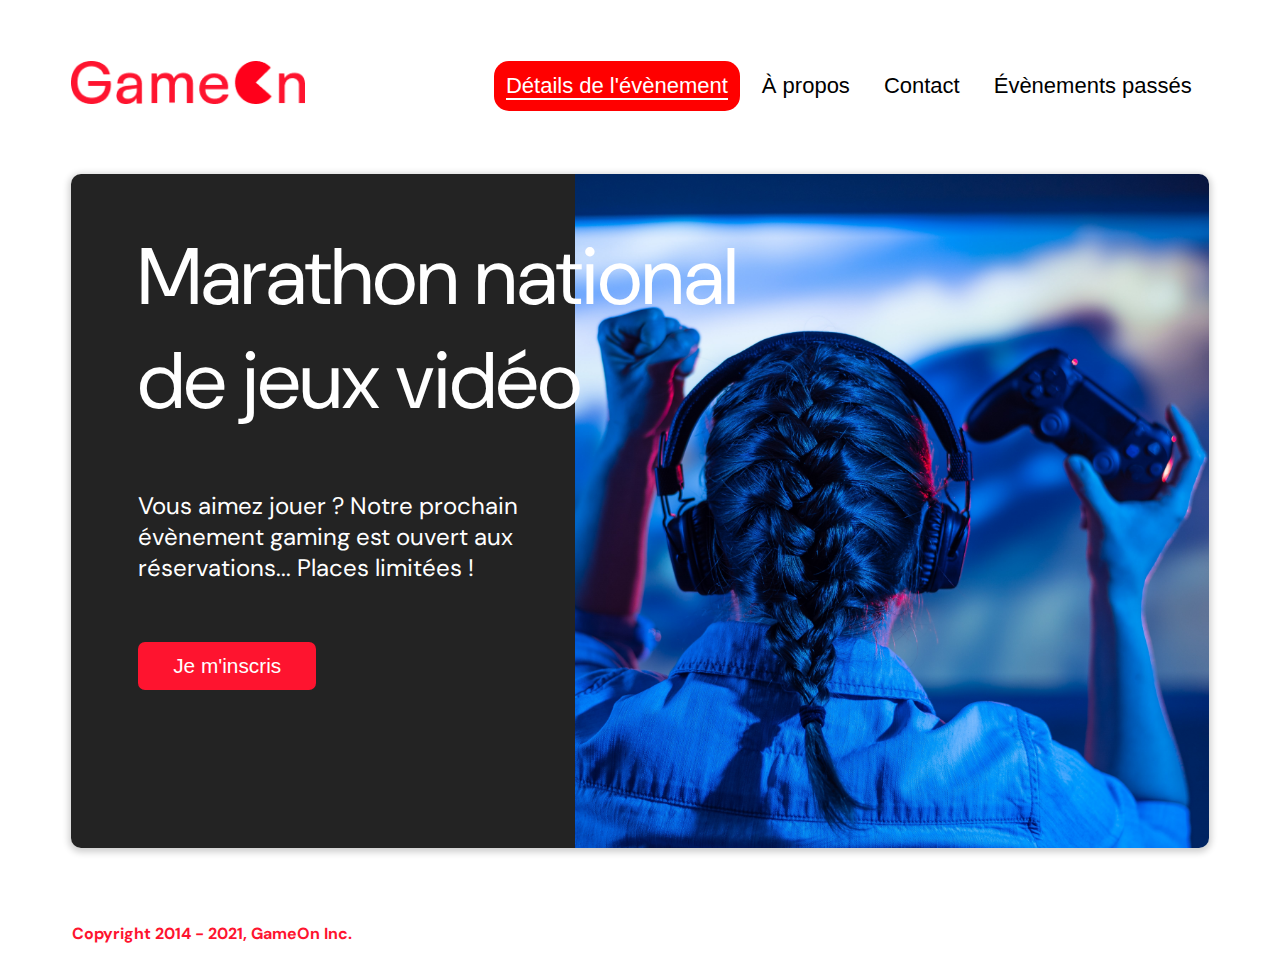
<file: index.html>
<!DOCTYPE html>
<html lang="en">

<head>
  <meta charset="utf-8" />
  <title>Reservation</title>
  <meta name="viewport" content="width=device-width,initial-scale=1" />
  <link rel="stylesheet" href="css/modal.css" />
  <link rel="stylesheet" href="https://cdnjs.cloudflare.com/ajax/libs/font-awesome/4.7.0/css/font-awesome.min.css">
  <link href="https://fonts.googleapis.com/css?family=DM+Sans" rel="stylesheet" />
</head>

<body>
  <header>
    <nav class="topnav" id="myTopnav">
      <div class="header-logo">
        <img alt="logo" src="Logo.png" />
      </div>
      <div class="main-navbar">
        <!-- <a href="#" class="active"><span>Accueil</span></a> -->
        <a href="#" class="active"><span class="active">Détails de l'évènement</span></a>
        <a href="#"><span>À propos</span></a>
        <a href="#"><span>Contact</span></a>
        <a href="#"><span>Évènements passés</span></a>
        <a href="javascript:void(0);" class="icon" onclick="editNav()">
          <i class="fa fa-bars"></i>
        </a>
      </div>
    </nav>
  </header>

  <main>
    <div class="hero-section">
      <div class="hero-content">
        <h1 class="hero-headline">
          Marathon national<br>
          de jeux vidéo
        </h1>
        <p class="hero-text">
          Vous aimez jouer ? Notre prochain évènement gaming est ouvert
          aux réservations... Places limitées !
        </p>
        <button class="btn-signup modal-btn">
          Je m'inscris
        </button>
      </div>
      <div class="hero-img">
        <img src="bg_img.jpg" alt="img" />
      </div>
      <button class="btn-signup modal-btn">
        Je m'inscris
      </button>
    </div>

    <!--MODAL-->
    <div class="bground">
      <div class="content">
        <span class="close"></span>
        <div class="modal-body">
          <!--FORM-->
          <form id="form" name="reserve" action="index.html" method="get">
            <!-- FIRST NAME -->
            <div class="formData" data-error="Vous devez entrer 2 caractères ou plus." data-error-visible="false">
              <label for="first">Prénom</label><br>
              <input class="text-control success" type="text" id="first" name="first" minlength="2"
                placeholder="Prénom" /><br>
            </div>
            <!-- LAST NAME -->
            <div class="formData" data-error="Vous devez entrer 2 caractères ou plus." data-error-visible="false">
              <label for="last">Nom</label><br>
              <input class="text-control" type="text" id="last" name="last" placeholder="Nom" /><br>
            </div>
            <!-- EMAIL -->
            <div class="formData" data-error="Vous devez entrer une adresse email valide." data-error-visible="false">
              <label for="email">E-mail</label><br>
              <input class="text-control" type="email" id="email" name="email" placeholder="exemple@email.com" /><br>
            </div>
            <!-- BIRTHDATE -->
            <div class="formData" data-error="Vous devez entrer votre date de naissance." data-error-visible="false">
              <label for="birthdate">Date de naissance</label><br>
              <input class="text-control" type="date" id="birthdate" min="1980-01-31" max="2021-08-31" name="birthdate" onkeydown="return false" /><br>
              
            </div>
            <!-- TOURNAMENTS -->
            <div class="formData" data-error="Veuillez saisir une valeur numérique." data-error-visible="false">
              <label for="quantity">À combien de tournois GameOn avez-vous déjà participé ?</label><br>
              <input type="number" class="text-control" id="quantity" name="quantity" min="0" max="5" placeholder="0">
            </div>
            <!-- LOCATIONS -->
            <p class="text-label">Quelles villes ?</p>
            <div class="formData" id="allLocations" data-error="Veuillez sélectionner une ville."
              data-error-visible="false">
              <input class="checkbox-input" type="checkbox" id="location1" name="location" value="New York" />
              <label class="checkbox-label" for="location1">
                <span class="checkbox-icon"></span>
                New York</label>
              <input class="checkbox-input" type="checkbox" id="location2" name="location" value="San Francisco" />
              <label class="checkbox-label" for="location2">
                <span class="checkbox-icon"></span>
                San Francisco</label>
              <input class="checkbox-input" type="checkbox" id="location3" name="location" value="Seattle" />
              <label class="checkbox-label" for="location3">
                <span class="checkbox-icon"></span>
                Seattle</label>
              <input class="checkbox-input" type="checkbox" id="location4" name="location" value="Chicago" />
              <label class="checkbox-label" for="location4">
                <span class="checkbox-icon"></span>
                Chicago</label>
              <input class="checkbox-input" type="checkbox" id="location5" name="location" value="Boston" />
              <label class="checkbox-label" for="location5">
                <span class="checkbox-icon"></span>
                Boston</label>
              <input class="checkbox-input" type="checkbox" id="location6" name="location" value="Portland" />
              <label class="checkbox-label" for="location6">
                <span class="checkbox-icon"></span>
                Portland</label>
            </div>
            <!-- TERMS OF USE -->
            <div class="formData" data-error="Vous devez accepter les conditions d'utilisation."
              data-error-visible="false">
              <input class="checkbox-input" type="checkbox" id="checkbox1" />
              <label class="checkbox2-label" for="checkbox1">
                <span class="checkbox-icon"></span>
                J'ai lu et accepté les conditions d'utilisation.
              </label>
              <br>
              <input class="checkbox-input" type="checkbox" id="checkbox2" />
              <label class="checkbox2-label" for="checkbox2">
                <span class="checkbox-icon"></span>
                Je souhaite être prévenu des prochains évènements.
              </label>
              <br>
            </div>
            <input class="btn-submit" type="submit" value="C'est parti" />
          </form>
        </div>
      </div>
    </div>
    <!-- CONFIRMATION SUBMIT -->
    <div class="container-confirmation-submit">
      <div class="submitted-form">
        <span class="close-modal-submit"></span>
        <p>
          Merci !
          <br>
          Votre réservation a été reçue.
        </p>
        <button id="close-btn-confirmation"> Fermer
        </button>
      </div>
    </div>
  </main>
  <footer>
    <p class="copyrights">
      Copyright 2014 - 2021, GameOn Inc.
    </p>
  </footer>
  <script src="js/validation.js"></script>
  <script src="js/confirmation.js"></script>
  <script src="js/modal.js"></script>
</body>

</html>
</file>
<file: css/modal.css>
:root {
  --font-default: "DM Sans", Arial, Helvetica, sans-serif;
  --font-slab: var(--font-default);
  --modal-duration: 0.8s;
}

* {
  box-sizing: border-box;
  margin: 0;
  padding: 0;
}

/* Landing Page */
body {
  margin: 0;
  display: flex;
  flex-direction: column;
  font-family: var(--font-default);
  font-size: 18px;
  max-width: 1300px;
  margin: 0 auto;
}

p {
  margin-bottom: 0;
  padding: 0.5vw;
}


.topnav {
  display: flex;
  justify-content: space-between;
  padding-top: 0.5vw;
  padding-left: 4vw;
  padding-right: 4vw;
  margin: 50px 20px 50px 20px;
}

.header-logo {
    float: left;
    margin-top: 5px;
    width: 250px;
    height: auto;
}

.main-navbar {
  float: right;
}

.topnav a {
  float: left;
  display: block;
  color: #000000;
  text-align: center;
  padding: 0.75rem 0.75rem;
  margin: 0.3125rem;
  text-decoration: none;
  font-size: 22px;
  font-family: Roboto, sans-serif;
}
.topnav a:hover {
  background-color: #ff0000;
  color: #ffffff;
  border-radius: 15px;
}
.topnav span:hover {
  border-bottom: 2px solid white;
}
.topnav a.active {
  background-color: #ff0000;
  color: #ffffff;
  border-radius: 15px;
  outline: none;
}
.topnav span.active {
  border-bottom: 2px solid white;
}
.topnav .icon {
  display: none;
  color: #ff0000;
}

main {
  font-size: 130%;
  font-weight: bolder;
  color: black;
  padding-top: 0.5vw;
  padding-left: 4vw;
  padding-right: 4vw;
  margin: 1px 20px 15px;
  border-radius: 2rem;
  text-align: justify;
  align-items: center;
}
@media screen and (max-width: 800px){
main {
  font-size: 130%;
  font-weight: bolder;
  color: black;
  padding-top: 0.5vw;
  padding-left: 4vw;
  padding-right: 4vw;
  margin: 1px 20px 15px;
  border-radius: 2rem;
  text-align: justify;
    }
}

.modal-btn {
  font-size: 145%;
  background: #fe142f;
  display: flex;
  margin: auto;
  padding: 2em;
  color: #fff;
  padding: 0.75rem 2.5rem;
  border-radius: 1rem;
  cursor: pointer;
}

.modal-btn:hover {
  background: #3876ac;
}

.footer {
  margin: 20px;
  padding: 10px;
  font-family: var(--font-slab);
}

/* Modal form */
.btn-submit {
  background: #fe142f;
  margin-top: 0.5em;
  padding: 1em;
  color: #fff;
  border-radius: 0.9375rem;
  cursor: pointer;
  font-size: 16px;
}

.btn-submit:hover {
  background: #3876ac;
}

.smFont {
  font-size: 16px;
}

.bground {
  display: none;
  position: fixed;
  z-index: 1;
  left: 0;
  top: 0;
  height: 100%;
  width: 100%;
  overflow: auto;
  background-color: rgba(26, 39, 156, 0.4);
}

.content {
  margin: 5% auto;
  width: 100%;
  max-width: 500px;
  animation-name: modalopen;
  animation-duration: var(--modal-duration);
  background: #232323;
  border-radius: 10px;
  overflow: hidden;
  position: relative;
  color: #fff;
  padding-top: 10px;
}

.modal-body {
  padding: 15px 8%;
  margin: 15px auto;
}

label {
  font-family: var(--font-default);
  font-size: 17px;
  font-weight: normal;
  display: inline-block;
  margin-bottom: 11px;
}

input {
  padding: 8px;
  border: 0.8px solid #ccc;
  outline: none;
}

.text-control {
  margin: 0;
  padding: 8px;
  width: 100%;
  border-radius: 8px;
  font-size: 20px;
  height: 48px;
}

.formData[data-error]::after {
  content: attr(data-error);
  font-size: 0.5em;
  color: #FF4E60;
  display: block;
  margin-top: 7px;
  margin-bottom: 7px;
  text-align: left;
  line-height: 0.3;
  opacity: 0;
  transition: 0.3s;
}

.formData[data-error-visible="true"]::after {
  opacity: 1;
}

input[data-error]::after {
  content: attr(data-error);
  font-size: 0.6em;
  color: red;
}

.checkbox-label,
.checkbox2-label {
  position: relative;
  margin-left: 36px;
  font-size: 12px;
  font-weight: normal;
}

.checkbox-label .checkbox-icon,
.checkbox2-label .checkbox-icon {
  display: block;
  width: 20px;
  height: 20px;
  border: 2px solid #279e7a;
  border-radius: 50%;
  text-indent: 29px;
  white-space: nowrap;
  position: absolute;
  left: -30px;
  top: -1px;
  transition: 0.3s;
}

.checkbox-label .checkbox-icon::after,
.checkbox2-label .checkbox-icon::after {
  content: "";
  width: 13px;
  height: 13px;
  background-color: #279e7a;
  border-radius: 50%;
  text-indent: 29px;
  white-space: nowrap;
  position: absolute;
  left: 50%;
  top: 50%;
  transform: translate(-50%, -50%);
  transition: 0.3s;
  opacity: 0;
}

.checkbox-input {
  display: none;
}

.checkbox-input:checked+.checkbox-label .checkbox-icon::after,
.checkbox-input:checked+.checkbox2-label .checkbox-icon::after {
  opacity: 1;
}

.checkbox-input:checked+.checkbox2-label .checkbox-icon {
  background: #279e7a;
}

.checkbox2-label .checkbox-icon {
  border-radius: 4px;
  border: 0;
  background: #c4c4c4;
}

.checkbox2-label .checkbox-icon::after {
  width: 7px;
  height: 4px;
  border-radius: 2px;
  background: transparent;
  border: 2px solid transparent;
  border-bottom-color: #fff;
  border-left-color: #fff;
  transform: rotate(-55deg);
  left: 21%;
  top: 19%;
}

.close {
  position: absolute;
  right: 15px;
  top: 15px;
  width: 32px;
  height: 32px;
  opacity: 1;
  cursor: pointer;
  transform: scale(0.7);
}

.close:before,
.close:after {
  position: absolute;
  left: 15px;
  content: " ";
  height: 33px;
  width: 3px;
  background-color: #fff;
}

.close:before {
  transform: rotate(45deg);
}

.close:after {
  transform: rotate(-45deg);
}

.btn-submit,
.btn-signup {
  background: #fe142f;
  display: block;
  margin: 0 auto;
  border-radius: 7px;
  font-size: 1rem;
  padding: 12px 82px;
  color: #fff;
  cursor: pointer;
  border: 0;
}

/* custom select styles */
.custom-select {
  position: relative;
  font-family: Arial;
  font-size: 1.1rem;
  font-weight: normal;
}

.custom-select select {
  display: none;
}

.select-selected {
  background-color: #fff;
}

/* Style the arrow inside the select element: */
.select-selected:after {
  position: absolute;
  content: "";
  top: 10px;
  right: 13px;
  width: 11px;
  height: 11px;
  border: 3px solid transparent;
  border-bottom-color: #f00;
  border-left-color: #f00;
  transform: rotate(-48deg);
  border-radius: 5px 0 5px 0;
}

/* Point the arrow upwards when the select box is open (active): */
.select-selected.select-arrow-active:after {
  transform: rotate(135deg);
  top: 13px;
}

.select-items div,
.select-selected {
  color: #000;
  padding: 11px 16px;
  border: 1px solid transparent;
  border-color: transparent transparent rgba(0, 0, 0, 0.1) transparent;
  cursor: pointer;
  border-radius: 8px;
  height: 48px;
}

/* Style items (options): */
.select-items {
  position: absolute;
  background-color: #fff;
  top: 89%;
  left: 0;
  right: 0;
  z-index: 99;
}

/* Hide the items when the select box is closed: */
.select-hide {
  display: none;
}

.select-items div:hover,
.same-as-selected {
  background-color: rgba(0, 0, 0, 0.1);
}

/* custom select end */
.text-label {
  font-weight: normal;
  font-size: 16px;
}

.hero-section {
  height: 674px;
  border-radius: 10px;
  display: grid;
  grid-template-columns: repeat(12, 1fr);
  overflow: hidden;
  box-shadow: 0 2px 7px 2px rgba(0, 0, 0, 0.2);
}

.hero-content {
  padding: 51px 67px;
  grid-column: span 4;
  background: #232323;
  color: #fff;
  position: relative;
  text-align: left;
  min-width: 424px;
}

.hero-content::after {
  content: "";
  width: 100%;
  height: 100%;
  background: #232323;
  position: absolute;
  right: -80px;
  top: 0;
}

.hero-content>* {
  position: relative;
  z-index: 1;
}

.hero-headline {
  font-size: 80px;
  font-weight: normal;
  width: 100%;
  white-space: nowrap;
}

.hero-text {
  width: 146%;
  font-weight: normal;
  margin-top: 57px;
  padding: 0;
  font-size: 24px;
}

.btn-signup {
  outline: none;
  text-transform: none;
  font-size: 1.3rem;
  padding: 12px 35px;
  margin: 0;
  margin-top: 59px;
}
img {
  padding-right: 1rem;
}
.hero-img {
  grid-column: span 8;
}
@media screen and (max-width: 1000px){
  .hero-img {
    width: 100%;
    object-fit: cover;
    grid-column: span 8;
   }
 }

.hero-img img {
  width: 100%;
  height: 100%;
  display: block;
  padding: 0;
  object-fit: cover;
}
@media screen and (max-width: 1000px){
 .hero-img img{
  width: 100%;
  height: 100%;
  border-radius: 10px;
  margin-top: 40px;
  }
}
.copyrights {
  color: #fe142f;
  padding: 0;
  font-size: 1rem;
  margin: 60px 0 30px -25px;
  font-weight: bolder;
}

.hero-section>.btn-signup {
  display: none;
}

footer {
  font-family: var(--font-slab);
  padding-left: 6vw;
  padding-right: 2vw;
  margin: 0 20px;
}

@keyframes modalopen {
  from {
    opacity: 0;
    transform: translateY(-150px);
  }

  to {
    opacity: 1;
  }
}

/* CONFIRMATION SUBMIT MODAL */
.container-confirmation-submit {
  display: none;
  position: fixed;
  z-index: 1;
  left: 0;
  top: 0;
  height: 100%;
  width: 100%;
  overflow: auto;
  background-color: rgba(26, 39, 156, 0.4);
}

.submitted-form {
  margin: 5% auto;
    width: 100%;
    height: 80%;
    max-width: 500px;
    background: #232323;
    border-radius: 10px;
    overflow: hidden;
    position: relative;
    color: #fff;
    padding-top: 10px;
}
@media screen and (max-width: 580px){
  .submitted-form {
      margin: 18% auto;
  }
}
.close-modal-submit {
  position: absolute;
  right: 15px;
  top: 15px;
  width: 2rem;
  height: 2rem;
  opacity: 1;
  cursor: pointer;
  transform: scale(0.7);
  color: #FFFFFF;
}

.close-modal-submit:before,
.close-modal-submit:after {
  position: absolute;
  left: 0.9375rem;
  content: " ";
  height: 2.0625rem;
  width: 0.1875rem;
  background-color: #fff;
}

.close-modal-submit:before {
  transform: rotate(45deg);
}

.close-modal-submit:after {
  transform: rotate(-45deg);
}

.submitted-form p {
  width: 100%;
  height: 100%;
  background-color: #232323;
  color: #fff;
  display: flex;
  justify-content: center;
  align-items: center;
  padding: 20px;
  text-align: center;
}

#close-btn-confirmation {
  position: relative;
  top: -165px;
  outline: none;
  border: none;
  font-size: 22px;
  background: #fe142f;
  display: flex;
  margin: auto;
  padding: 2em;
  color: #fff;
  padding: 0.75rem 2.5rem;
  border-radius: 1rem;
  cursor: pointer;
}
@media screen and (max-width: 580px) {
  .content {
    margin: 18% auto;
}

}
@media screen and (max-width: 580px){
  .topnav {
      margin-top: 5px;
  }
}
@media screen and (max-width: 500px){
  .header-logo img {
      width: 150px;
      height: auto;
      margin-top: 15px;
  }
}

/* MEDIA QUERIES */
/* MOBILE */
@media screen and (max-width: 1000px) {
  .topnav.responsive a {
    float: none;
    display: block;
    text-align: left;
    position: relative;
    top: 20px;
    right: 40px;
  }
}

@media screen and (max-width: 580px){
  .topnav.responsive a {
      float: none;
      display: block;
      text-align: left;
      position: relative;
      top: 45px;
      right: -20px;
  }
}
@media screen and (max-width: 768px) {
  .topnav {
    flex-wrap: wrap;
  }

  .topnav a {
    display: none;
  }

  .topnav a.icon {
    float: right;
    display: block;
  }

  .topnav.responsive {
    position: relative;
  }

  .topnav.responsive .icon {
    position: absolute;
    right: 0;
    top: 25px;
  }

  .topnav.responsive a {
    float: none;
    display: block;
    text-align: left;
  }
}
@media screen and (min-width: 1000px) {
.header-logo img {
  width: 250px;
}
}

@media screen and (max-width: 800px) {

  .hero-section {
    height: 100%;
    display: block;
    box-shadow: unset;
  }

  .hero-content {
    background: #fff;
    color: #000;
    padding: 0;
    min-width: auto;
  }

  .hero-content::after {
    content: unset;
  }

  .hero-content .btn-signup {
    display: none;
  }

  .hero-headline {
    width: 100%;
    flex-wrap: wrap;
    font-size: 2rem;
    white-space: normal;
  }

  .hero-text {
    width: 100%;
    font-size: 1.5rem;
    margin-top: 1.5rem;
  }

  .hero-img img {
    border-radius: 10px;
    margin-top: 40px;
  }

  .hero-section>.btn-signup {
    display: block;
    margin: 32px auto 10px;
    padding: 12px 35px;
  }

  .copyrights {
    margin-top: 25px;
    text-align: center;
  }
}
</file>
